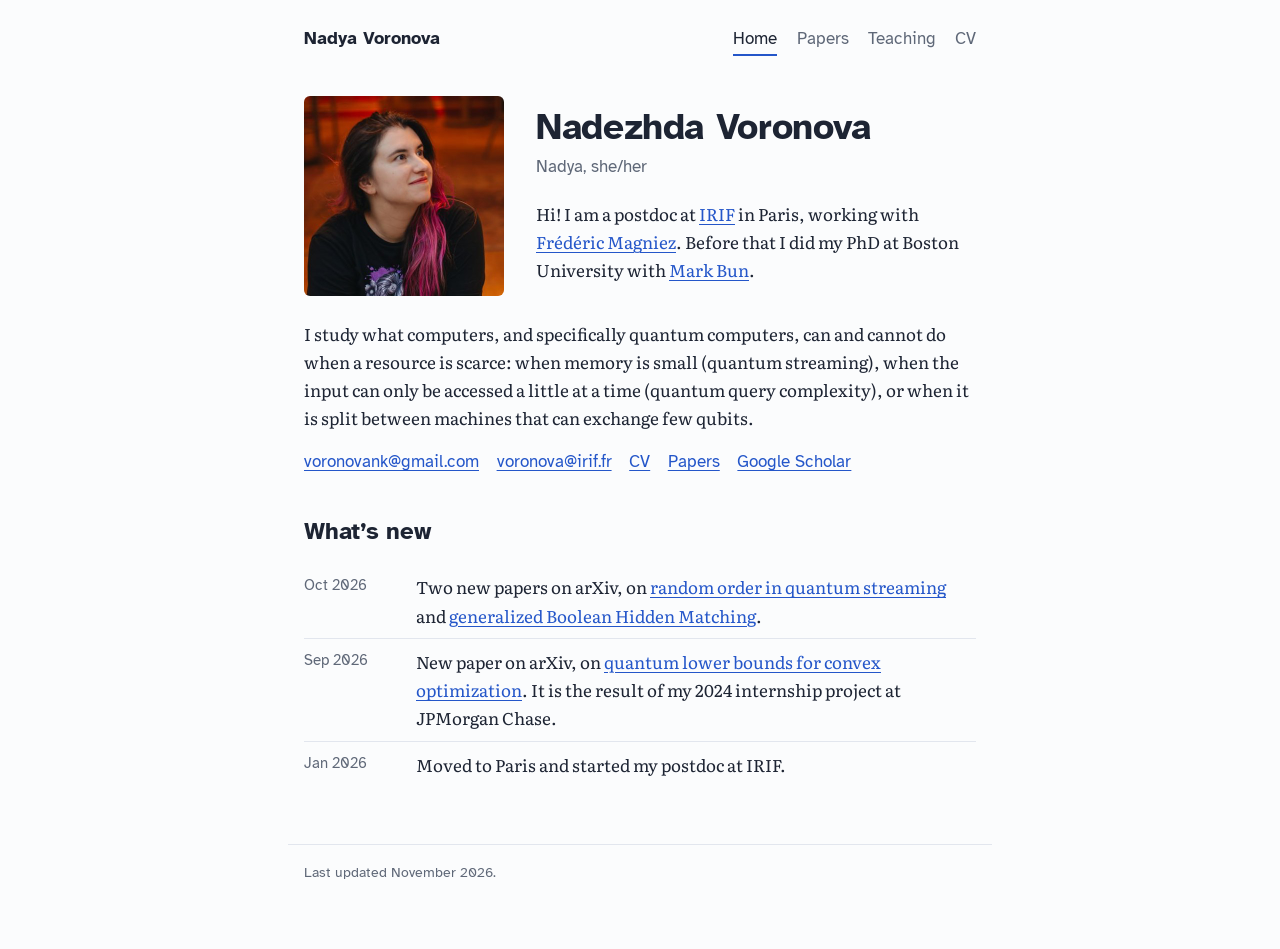
<file: index.html>
<!doctype html>
<html lang="en">
<head>
  <meta charset="utf-8">
  <meta name="viewport" content="width=device-width, initial-scale=1">
  <title>Nadya Voronova</title>
  <meta name="description" content="Nadya Voronova, postdoc at IRIF in Paris. Quantum computation with limited resources: streaming, communication, queries.">
  <meta property="og:title" content="Nadya Voronova">
  <meta property="og:description" content="Nadya Voronova, postdoc at IRIF in Paris. Quantum computation with limited resources: streaming, communication, queries.">
  <link rel="preconnect" href="https://fonts.googleapis.com">
  <link rel="preconnect" href="https://fonts.gstatic.com" crossorigin>
  <link href="https://fonts.googleapis.com/css2?family=Atkinson+Hyperlegible:wght@400;700&family=Caveat:wght@500;600&family=Literata:ital,opsz,wght@0,7..72,400;0,7..72,600;1,7..72,400&display=swap" rel="stylesheet">
  <link rel="stylesheet" href="style.css">
  <link rel="icon" href="data:image/svg+xml,%3Csvg xmlns='http://www.w3.org/2000/svg' viewBox='0 0 32 32'%3E%3Ccircle cx='16' cy='16' r='13' fill='none' stroke='%232456c9' stroke-width='4'/%3E%3C/svg%3E">
</head>
<body>

<header class="wrap top">
  <a class="home-link" href="index.html">Nadya Voronova</a>
  <nav class="nav" aria-label="Main">
    <a href="index.html" aria-current="page">Home</a>
    <a href="research.html">Papers</a>
    <a href="teaching.html">Teaching</a>
    <a href="cv/cv.pdf">CV</a>
  </nav>
</header>

<main class="wrap">
<section class="intro">
  <img class="portrait" src="photo.jpg" alt="Nadya Voronova" width="200" height="200" onerror="this.remove()">
  <div class="intro-text">
    <h1>Nadezhda Voronova</h1>
    <p class="aka">Nadya, she/her</p>
    <p>
      Hi! I am a postdoc at <a href="https://www.irif.fr/en/index">IRIF</a> in Paris, working with
      <a href="https://www.irif.fr/~magniez/">Frédéric Magniez</a>. Before that I did my PhD at Boston University
      with <a href="https://cs-people.bu.edu/mbun/">Mark Bun</a>.
    </p>
  </div>
</section>

<section class="about">
  <p>
    I study what computers, and specifically quantum computers, can and cannot do when a resource is scarce:
    when memory is small (quantum streaming), when the input can only be accessed a little at a time (quantum query
    complexity), or when it is split between machines that can exchange few qubits.
  </p>
  <!-- Optional. Uncomment when you want the job search to be visible.
  <p><strong>I am on the academic job market in 2026–27.</strong></p>
  -->
  <ul class="links">
    <li><a href="mailto:voronovank@gmail.com">voronovank@gmail.com</a></li>
    <li><a href="mailto:voronova@irif.fr">voronova@irif.fr</a></li>
    <li><a href="cv/cv.pdf">CV</a></li>
    <li><a href="research.html#papers">Papers</a></li>
    <li><a href="https://scholar.google.com/citations?user=oD69KAgAAAAJ&amp;hl=en">Google Scholar</a></li>
  </ul>
</section>

<section class="block">
  <h2>What’s new</h2>
  <ul class="news">
    <li><span class="when">Oct 2026</span><span>Two new papers on arXiv, on <a href="research.html#random-order">random order in quantum streaming</a> and <a href="research.html#bhm">generalized Boolean Hidden Matching</a>.</span></li>
    <li><span class="when">Sep 2026</span><span>New paper on arXiv, on <a href="research.html#convex">quantum lower bounds for convex optimization</a>. It is the result of my 2024 internship project at JPMorgan Chase.</span></li>
    <li><span class="when">Jan 2026</span><span>Moved to Paris and started my postdoc at IRIF.</span></li>
  </ul>
</section>
</main>

<footer class="wrap foot">
  <p>Last updated November 2026.</p>
</footer>

<script data-goatcounter="https://nvoronova.goatcounter.com/count"
        async src="https://gc.zgo.at/count.js"></script>
</body>
</html>
</file>
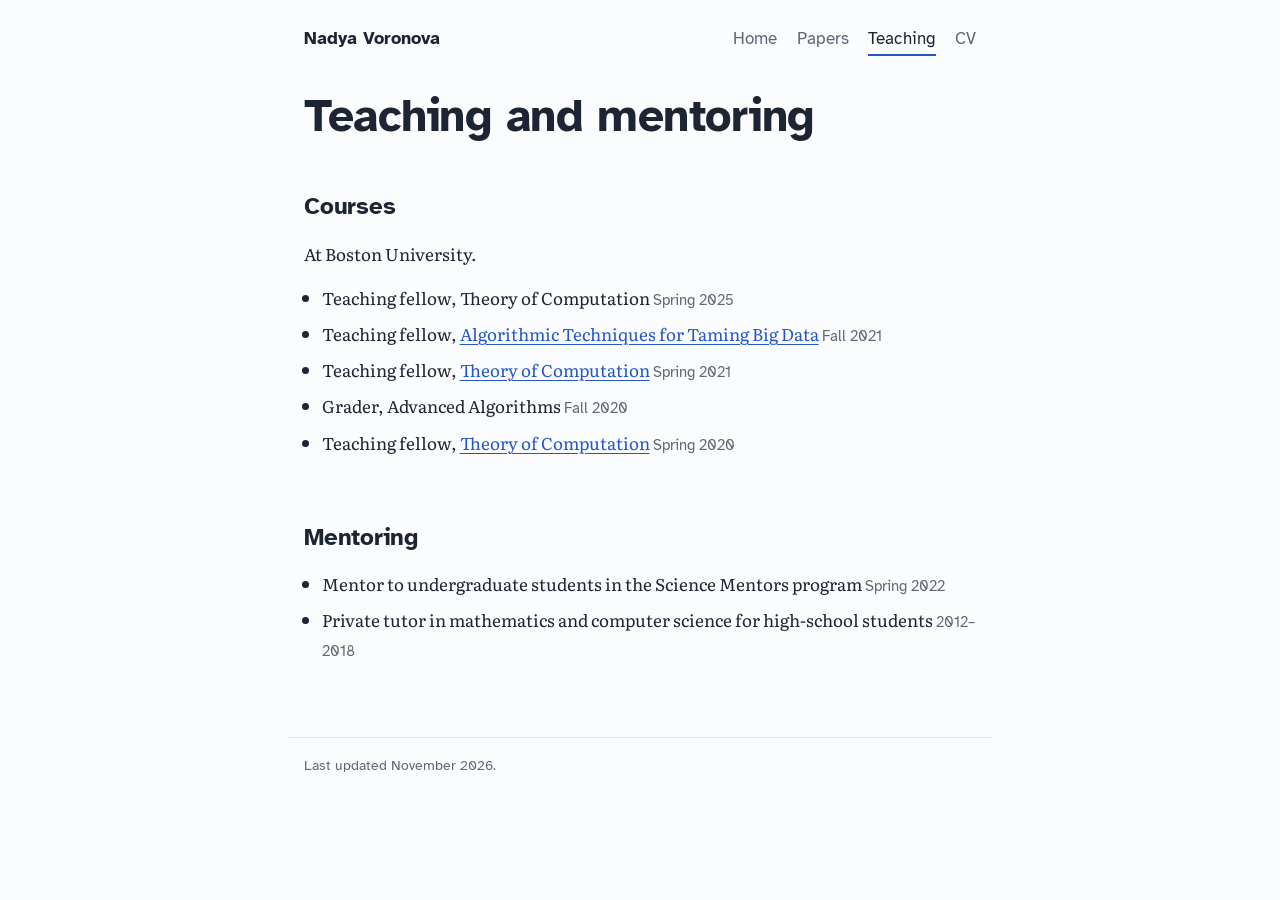
<file: teaching.html>
<!doctype html>
<html lang="en">
<head>
  <meta charset="utf-8">
  <meta name="viewport" content="width=device-width, initial-scale=1">
  <title>Teaching | Nadya Voronova</title>
  <meta name="description" content="Teaching and mentoring of Nadya Voronova.">
  <meta property="og:title" content="Teaching | Nadya Voronova">
  <meta property="og:description" content="Teaching and mentoring of Nadya Voronova.">
  <link rel="preconnect" href="https://fonts.googleapis.com">
  <link rel="preconnect" href="https://fonts.gstatic.com" crossorigin>
  <link href="https://fonts.googleapis.com/css2?family=Atkinson+Hyperlegible:wght@400;700&family=Caveat:wght@500;600&family=Literata:ital,opsz,wght@0,7..72,400;0,7..72,600;1,7..72,400&display=swap" rel="stylesheet">
  <link rel="stylesheet" href="style.css">
  <link rel="icon" href="data:image/svg+xml,%3Csvg xmlns='http://www.w3.org/2000/svg' viewBox='0 0 32 32'%3E%3Ccircle cx='16' cy='16' r='13' fill='none' stroke='%232456c9' stroke-width='4'/%3E%3C/svg%3E">
</head>
<body>

<header class="wrap top">
  <a class="home-link" href="index.html">Nadya Voronova</a>
  <nav class="nav" aria-label="Main">
    <a href="index.html">Home</a>
    <a href="research.html">Papers</a>
    <a href="teaching.html" aria-current="page">Teaching</a>
    <a href="cv/cv.pdf">CV</a>
  </nav>
</header>

<main class="wrap">
<section class="page-head">
  <h1>Teaching and mentoring</h1>
</section>
<section class="block">
  <h2>Courses</h2>
  <p>At Boston University.</p>
  <ul class="plain">
    <li>Teaching fellow, Theory of Computation <span class="when">Spring 2025</span></li>
    <li>Teaching fellow, <a href="https://onak.pl/teaching/ds563-fall_2021.php">Algorithmic Techniques for Taming Big Data</a> <span class="when">Fall 2021</span></li>
    <li>Teaching fellow, <a href="https://cs-people.bu.edu/mbun/courses/332_S21/">Theory of Computation</a> <span class="when">Spring 2021</span></li>
    <li>Grader, Advanced Algorithms <span class="when">Fall 2020</span></li>
    <li>Teaching fellow, <a href="https://cs-people.bu.edu/mbun/courses/332_S20/">Theory of Computation</a> <span class="when">Spring 2020</span></li>
  </ul>
</section>
<section class="block">
  <h2>Mentoring</h2>
  <ul class="plain">
    <li>Mentor to undergraduate students in the Science Mentors program <span class="when">Spring 2022</span></li>
    <li>Private tutor in mathematics and computer science for high-school students <span class="when">2012–2018</span></li>
  </ul>
</section>
</main>

<footer class="wrap foot">
  <p>Last updated November 2026.</p>
</footer>

<script data-goatcounter="https://nvoronova.goatcounter.com/count"
        async src="https://gc.zgo.at/count.js"></script>
</body>
</html>
</file>
<file: style.css>
/* Whiteboard palette: clean page, dark ink, three marker colours. Handwriting only for small notes. */
:root {
  --page: #fbfcfd;
  --ink: #1d2433;
  --muted: #5f6878;
  --rule: #e2e6ee;
  --blue: #2456c9;
  --red: #c8382f;
  --green: #2a7d47;
  --purple: #7a4fbf;
  --amber: #a85d0a;
  --tint: #eef3fd;
  --card: #ffffff;

  --sans: "Atkinson Hyperlegible", system-ui, sans-serif;
  --serif: "Literata", Georgia, serif;
  --hand: "Caveat", "Comic Sans MS", cursive;
  --measure: 44rem;
}

@media (prefers-color-scheme: dark) {
  :root {
    --page: #14171f;
    --ink: #e6e9f0;
    --muted: #a0a8b8;
    --rule: #2b3140;
    --blue: #8fb0ff;
    --red: #ff8f86;
    --green: #7fd09c;
    --purple: #c3a3f0;
    --amber: #f0b066;
    --tint: #1c2333;
    --card: #191d27;
  }
}

* { box-sizing: border-box; }
html { -webkit-text-size-adjust: 100%; scroll-padding-top: 1rem; }

body {
  margin: 0;
  background: var(--page);
  color: var(--ink);
  font-family: var(--serif);
  font-size: 1.0625rem;
  line-height: 1.65;
}

a { color: var(--blue); text-decoration-thickness: 1px; text-underline-offset: 0.18em; }
a:hover { text-decoration-thickness: 2px; }
:focus-visible { outline: 2px solid var(--blue); outline-offset: 3px; border-radius: 4px; }

.wrap { max-width: var(--measure); margin: 0 auto; padding: 0 1rem; }

.hand { font-family: var(--hand); font-size: 1.35rem; line-height: 1.1; color: var(--red); }

/* Top bar */
.top {
  display: flex; flex-wrap: wrap; align-items: baseline; justify-content: space-between;
  gap: 0.5rem 1.5rem; padding-top: 1.5rem; padding-bottom: 1rem;
}
.home-link { font-family: var(--sans); font-weight: 700; font-size: 1.1rem; color: var(--ink); text-decoration: none; }
.nav { display: flex; flex-wrap: wrap; gap: 0.25rem 1.2rem; font-family: var(--sans); }
.nav a { color: var(--muted); text-decoration: none; padding-bottom: 1px; }
.nav a:hover { color: var(--ink); }
.nav a[aria-current="page"] { color: var(--ink); border-bottom: 2px solid var(--blue); }

/* Headings */
h1, h2, h3 { font-family: var(--sans); font-weight: 700; letter-spacing: -0.01em; }
h1 { font-size: clamp(2.1rem, 6vw, 2.9rem); line-height: 1.05; margin: 0 0 0.4rem; }
h2 { font-size: 1.5rem; margin: 0 0 0.8rem; }
h3 { font-size: 1.12rem; margin: 0 0 0.3rem; }
p { margin: 0 0 1rem; }

/* Home intro */
.intro { display: grid; grid-template-columns: 200px 1fr; gap: 2rem; align-items: center; padding-top: 1.5rem; }
.intro-text p:last-child { margin-bottom: 0; }
.intro h1 { font-size: 2.3rem; }
.about { padding-top: 1.5rem; }
.aka { font-family: var(--sans); color: var(--muted); margin: 0 0 1.2rem; }
.portrait { width: 200px; height: 200px; object-fit: cover; border-radius: 6px; }
.links { list-style: none; padding: 0; margin: 0.25rem 0 0; display: flex; flex-wrap: wrap; gap: 0.35rem 1.1rem; font-family: var(--sans); }

.block { padding: 2.25rem 0 0.5rem; }

/* News */
.news { list-style: none; padding: 0; margin: 0; }
.news li { display: grid; grid-template-columns: 6rem 1fr; gap: 1rem; padding: 0.55rem 0; border-top: 1px solid var(--rule); }
.news li:first-child { border-top: 0; }
.when { font-family: var(--sans); color: var(--muted); font-size: 0.95rem; }

/* Research page */
.page-head { padding: 1.25rem 0 0.25rem; }
.lede { font-size: 1.1rem; }
.note { color: var(--muted); font-size: 0.95rem; }

.simple-all {
  font-family: var(--hand); font-size: 1.35rem; color: var(--red); background: none; border: 0; cursor: pointer; padding: 0;
  text-decoration: underline wavy; text-decoration-thickness: 1px; text-underline-offset: 0.25em;
}


details.simple {
  margin: 0.25rem 0 1rem;
  --c: var(--red);
  border-left: 3px solid var(--c, var(--red));
  background: var(--tint);
  border-radius: 0 10px 10px 0;
}
details.simple summary {
  cursor: pointer;
  list-style: none;
  font-family: var(--hand);
  font-size: 1.3rem;
  color: var(--c, var(--red));
  padding: 0.3rem 0.8rem;
}
details.simple summary::-webkit-details-marker { display: none; }
details.simple summary::before { content: "+ "; }
details.simple[open] summary::before { content: "− "; }
details.simple > div { padding: 0 1rem 0.75rem; }
details.simple > div p:last-child { margin-bottom: 0; }

.papers { list-style: none; padding: 0; margin: 0.5rem 0 0; }
.paper { padding: 0.9rem 0; border-top: 1px dashed var(--rule); }
.paper:first-child { border-top: 0; }
.paper p { margin: 0 0 0.2rem; }
.paper .title { font-family: var(--sans); font-weight: 700; line-height: 1.35; }
.paper .title a { color: var(--ink); text-decoration: none; }
.paper .title a:hover { color: var(--blue); text-decoration: underline; }
.paper .authors { color: var(--muted); }
.me { color: var(--ink); font-weight: 600; }
.paper .venue { font-family: var(--sans); font-size: 0.95rem; }
.plinks { display: flex; flex-wrap: wrap; gap: 0.2rem 1rem; font-family: var(--sans); font-size: 0.93rem; }
.paper details.simple { margin-top: 0.5rem; }
.paper details.simple summary { font-size: 1.15rem; padding: 0.15rem 0.7rem; }
.solo { margin-left: 0.35rem; font-weight: 400; }

.status { font-family: var(--hand); font-size: 1.2rem; color: var(--muted); }

/* Research story */
.story { padding: 1.5rem 0 0.5rem; }
.chapter { position: relative; padding: 0.25rem 0 0.25rem 1.1rem; margin: 0 0 1.5rem; border-left: 3px solid var(--c); }
.chapter.s { --c: var(--blue); }
.chapter.c { --c: var(--green); }
.chapter.q { --c: var(--purple); }
.chapter h3 { color: var(--ink); }
.chapter details.simple { --c: inherit; }
.chapter details.simple summary { color: var(--c); }

/* Papers with tags and filters */
.papers-block { padding: 1.5rem 0 0.5rem; }

/* The two-way choice at the top of the research page */
.choose { display: grid; grid-template-columns: 1fr 1fr; gap: 1rem; margin: 1.5rem 0 0.5rem; }
.choice {
  display: block; padding: 1.1rem 1.2rem 1rem; border: 2px solid var(--rule); border-radius: 14px;
  background: var(--card); color: var(--ink); text-decoration: none;
}
.choice:hover { border-color: var(--blue); }
.choice[aria-current="true"] { border-color: var(--blue); box-shadow: inset 0 0 0 1px var(--blue); }
.choice-title { display: block; font-family: var(--sans); font-weight: 700; font-size: 1.25rem; margin-bottom: 0.25rem; }
.choice[aria-current="true"] .choice-title::after { content: "you are here"; font-family: var(--hand); font-weight: 500; font-size: 1.15rem; color: var(--red); margin-left: 0.6rem; }
.choice-text { display: block; color: var(--muted); font-size: 0.98rem; }
@media (max-width: 560px) { .choose { grid-template-columns: 1fr; } }
.filters { display: flex; flex-wrap: wrap; gap: 0.5rem; margin: 0.25rem 0 0.75rem; }
.filters button {
  font: inherit; font-family: var(--sans); font-size: 0.95rem; cursor: pointer;
  border: 2px solid var(--c, var(--ink)); color: var(--c, var(--ink)); background: transparent;
  border-radius: 999px; padding: 0.15rem 0.85rem;
}
.filters button[aria-pressed="true"] { background: var(--c, var(--ink)); color: var(--page); }
.tags { display: flex; flex-wrap: wrap; gap: 0.35rem; margin: 0.35rem 0 0.3rem !important; }
.tag {
  font-family: var(--sans); font-size: 0.8rem; line-height: 1.6;
  padding: 0 0.55rem; border-radius: 999px; border: 1.5px solid var(--c); color: var(--c);
}
.streaming { --c: var(--blue); }
.communication { --c: var(--green); }
.queries { --c: var(--purple); }
.polynomials { --c: var(--amber); }
.paper { scroll-margin-top: 1rem; }
.paper.flash { animation: flash 1.6s ease-out; }
@keyframes flash { from { background: var(--tint); } to { background: transparent; } }
@media (prefers-reduced-motion: reduce) { .paper.flash { animation: none; background: var(--tint); } }
.cta { font-family: var(--sans); font-weight: 700; }
.cta .hand { font-weight: 400; margin-left: 0.4rem; }
.simple-all { margin-left: 0; }

/* Abstract and simple words under each paper */
.more { display: flex; flex-wrap: wrap; align-items: flex-start; gap: 0.5rem; margin-top: 0.5rem; }
.more details { margin: 0; }
.more details[open] { flex-basis: 100%; }
details.abstract { border-left: 3px solid var(--muted); background: var(--tint); border-radius: 0 10px 10px 0; }
details.abstract summary {
  cursor: pointer; list-style: none; font-family: var(--sans); font-size: 0.95rem; color: var(--ink); padding: 0.3rem 0.8rem;
}
details.abstract summary::-webkit-details-marker { display: none; }
details.abstract summary::before { content: "+"; }
details.abstract[open] summary::before { content: "−"; }
details.abstract > div { padding: 0 1rem 0.75rem; font-size: 0.95rem; }
details.abstract > div p:last-child { margin-bottom: 0; }
.abstract-link {
  font-family: var(--sans); font-size: 0.95rem; padding: 0.3rem 0.8rem;
  border-left: 3px solid var(--muted); background: var(--tint); border-radius: 0 10px 10px 0;
}
.katex { font-size: 1.02em; }

/* Abstract and In simple words look the same apart from colour and typeface */
.more details summary { min-height: 2.1rem; display: flex; align-items: center; padding: 0 0.8rem; line-height: 1; }
.more details.abstract summary { font-size: 1rem; }
.more details.simple summary { font-size: 1.3rem; }
.more details > div { padding: 0.25rem 1rem 0.8rem; font-size: 0.98rem; line-height: 1.6; }
.more details.abstract, .more details.simple { margin: 0; }
.more details summary::before { margin-right: 0.35em; }
.more .abstract-link { min-height: 2.1rem; display: inline-flex; align-items: center; font-size: 1rem; }

.order-note {
  font-family: var(--sans); font-size: 0.98rem; margin: 0 0 0.4rem;
  padding: 0.5rem 0.8rem; border-radius: 10px; background: var(--tint); border: 1px solid var(--rule);
}

.paper .pnote { font-style: italic; color: var(--muted); font-size: 0.95rem; }

/* Talks */
.talks li { margin-bottom: 0.7rem; }
.talk-title { font-style: italic; color: var(--muted); }

/* Plain lists */
.plain { padding-left: 1.1rem; margin: 0 0 1rem; }
.plain li { margin-bottom: 0.45rem; }

.foot { margin-top: 3rem; padding-top: 1rem; padding-bottom: 3rem; border-top: 1px solid var(--rule); color: var(--muted); font-family: var(--sans); font-size: 0.9rem; }

[hidden] { display: none !important; }

@media (max-width: 640px) {
  .intro { grid-template-columns: 120px 1fr; gap: 1rem; align-items: start; }
  .portrait { width: 120px; height: 120px; }
  .intro h1 { font-size: 1.7rem; }
  .news li { grid-template-columns: 1fr; gap: 0; }
}
</file>
